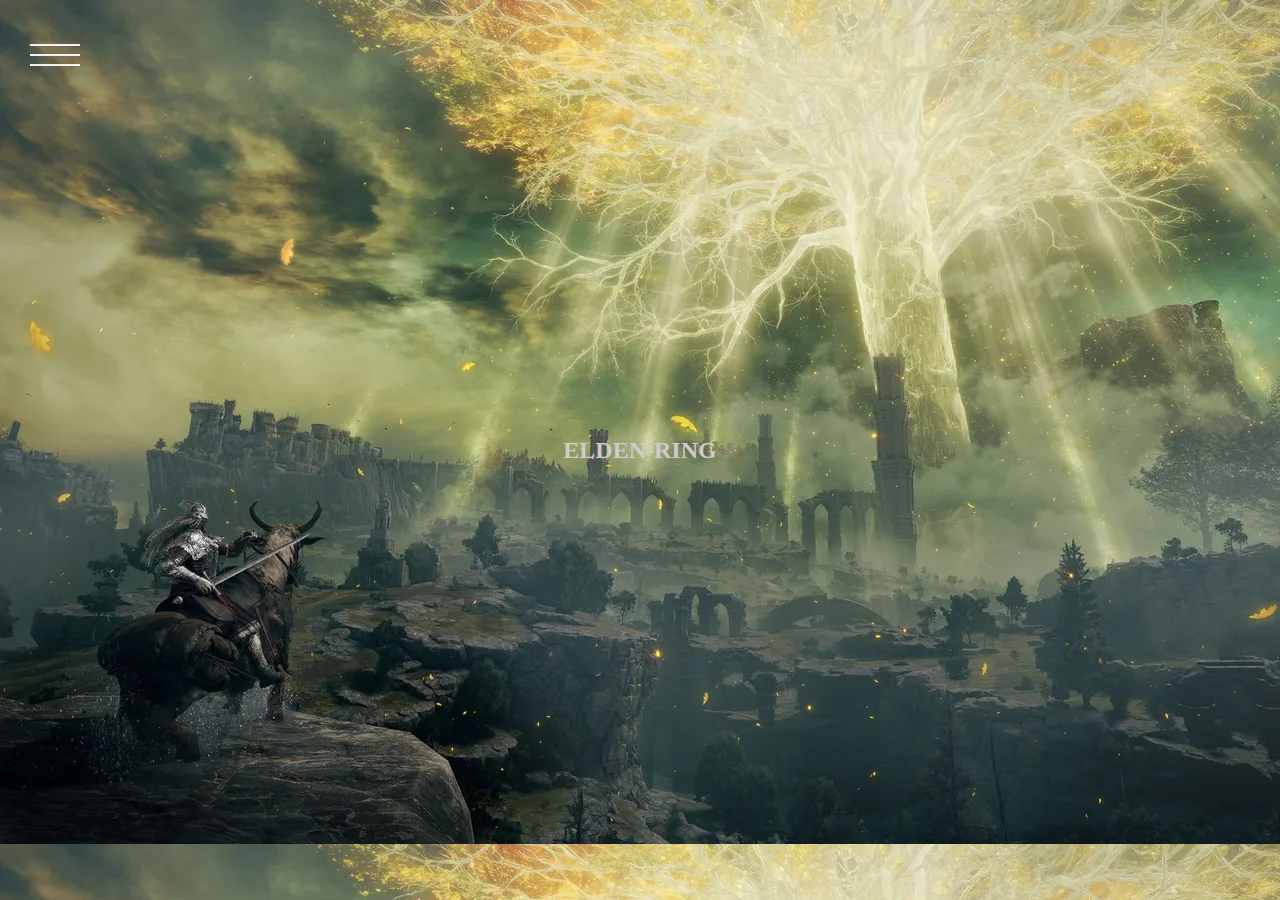
<file: index.html>
<!DOCTYPE html>
<html lang="fr">
<head>
    <meta charset="UTF-8">
    <meta http-equiv="X-UA-Compatible" content="IE=edge">
    <meta name="viewport" content="width=device-width, initial-scale=1.0">
    <link rel="stylesheet" href="style.css">
    <title>Elden-ring</title>
</head>
<body>
<header>
    <nav id="navbarre">
       
    </nav>
    <button type="button" aria-label="toggle curtain navigation" class="toggle-nav" id="btn">
 
    </button>
</header>
<main>
<h1 class="text">elden-ring</h1>
<!-- <audio id="sound" src="media/son/DOORCreak_Grincement de portail en metal 1 (ID 0303)_LS.wav"></audio> -->
</main>    

    <script src="javascript/main.js"></script>
    <footer>

    </footer>
</body>
</html>
</file>
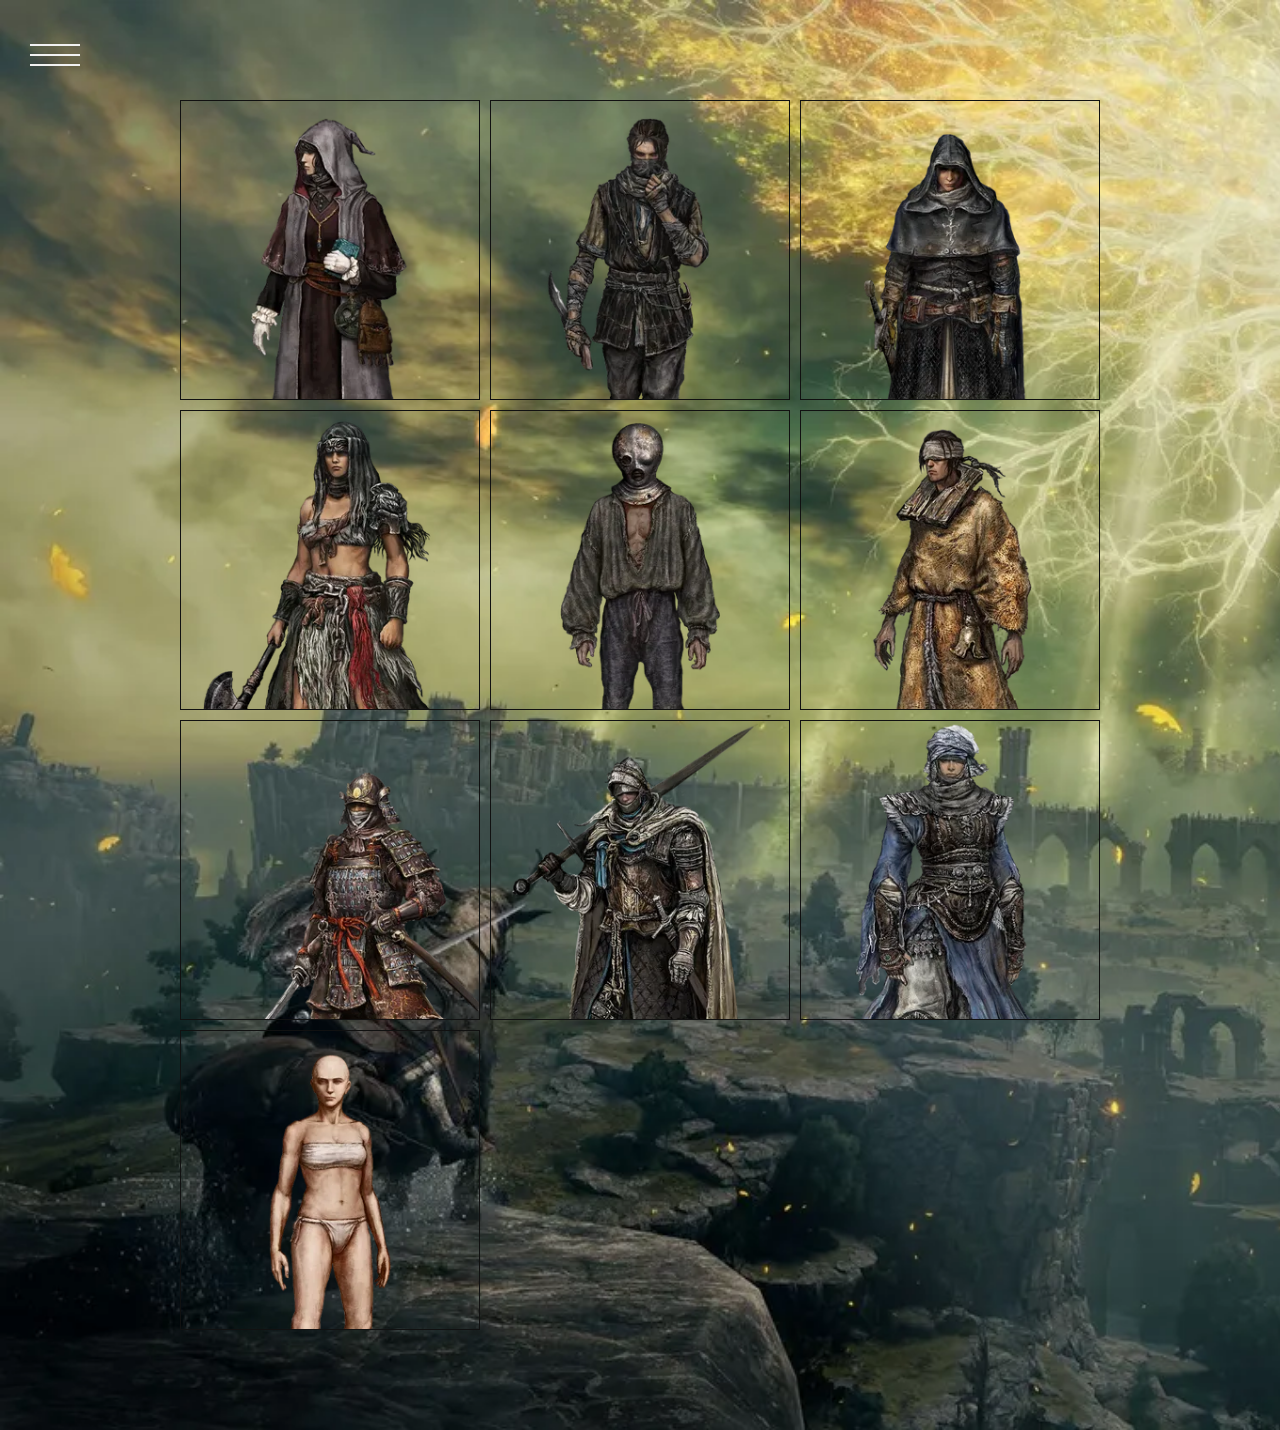
<file: gallery.html>
<!DOCTYPE html>
<html lang="fr">

<head>
    <meta charset="UTF-8">
    <meta http-equiv="X-UA-Compatible" content="IE=edge">
    <meta name="viewport" content="width=device-width, initial-scale=1.0">
    <link rel="stylesheet" href="style.css">
    <link rel="stylesheet" href="gallery.css">
    <title>Personnage</title>
</head>

<body>
    <header>
        <nav id="navbarre">

        </nav>
        <button type="button" aria-label="toggle curtain navigation" class="toggle-nav" id="btn">

        </button>
    </header>
    <main>
        <ul class="gallery" id="gallery">
        </ul>
    </main>
    <script src="javascript/gallery.js"></script>
    <script src="javascript/main.js"></script>
</body>

</html>
</file>
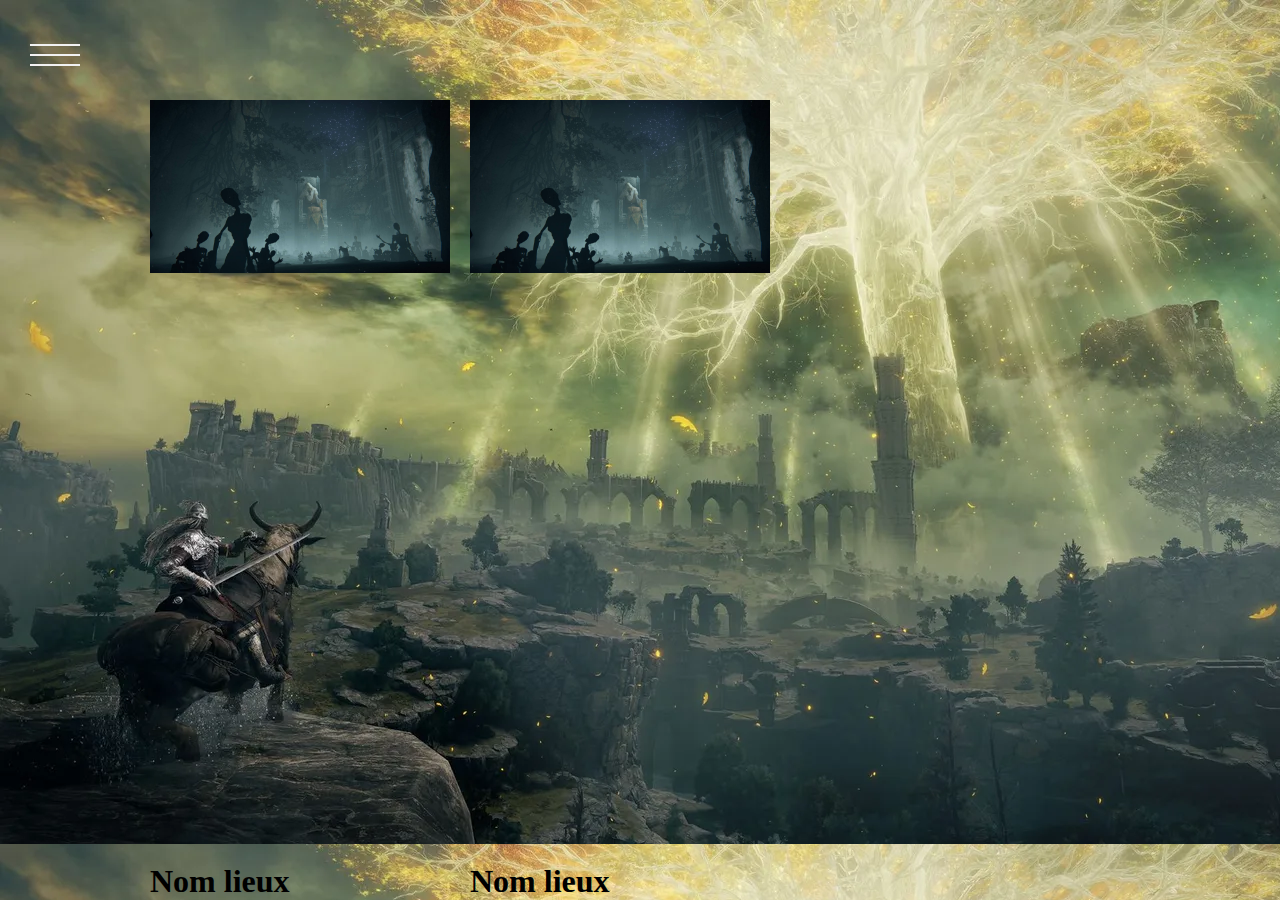
<file: localisation.html>
<!DOCTYPE html>
<html lang="en">
<head>
    <meta charset="UTF-8">
    <meta http-equiv="X-UA-Compatible" content="IE=edge">
    <meta name="viewport" content="width=device-width, initial-scale=1.0">
    <link rel="stylesheet" href="style.css">
    <link rel="stylesheet" href="localisation.css">
    <title>Document</title>
</head>
<body>
    <nav id="navbarre">
       
    </nav>
    <button type="button" aria-label="toggle curtain navigation" class="toggle-nav" id="btn">
 
    </button>


    <div class="contenaire">
    <div class="card">
        <img src="media/images/Ainsel-river.png" alt="">
        <h1>Nom lieux</h1>

    </div>
    <div class="card">
        <img src="media/images/Ainsel-river.png" alt="">
        <h1>Nom lieux</h1>

    </div>
</div>


    <script src="javascript/main.js"></script>
</body>
</html>
</file>
<file: style.css>
*{
    margin: 0;
    padding: 0;
    box-sizing: border-box;
}



 body{
    /* background-color: rgb(8, 8, 8); */
    background-image: url(media/images/ELDENRING_01_4K.webp);

} 
h1.text{
    color: #d1caca;
    height: 100vh;
    display: flex;
    justify-content: center;
    align-items: center;
    user-select: none;

}

.text{
    text-transform: uppercase;
    font-size: 200px;
    font-weight: 800;
    color: #efefef;
    text-shadow: 
        1px 1px #919191,
        1px 2px #919191,
        1px 3px #919191,
        1px 4px #919191,
        1px 5px #919191,
        1px 6px #919191,
        1px 7px #919191,
        1px 8px #919191,
        1px 9px #919191,
        1px 10px 1px #919191,
        1px 18px 6px #2d2d2d,
        1px 22px 10px #2d2d2d,
        1px 25px 35px #2d2d2d,
        1px 30px 60px #2d2d2d;
    
}
.toggle-nav{
    position: fixed;
    z-index: 10;
    top: 30px;
    left: 30px;
    height: 50px;
    width: 50px;
    border: none;
    outline: none;
    cursor: pointer;
    display: flex;
    justify-content: center;
    align-items: center;
    background: transparent;
}
.line{
    position: absolute;
    display: block;
    width: 100%;
    height: 2px;
    background: #f1f1f1;
    transition: transform 0.3s ease-out,
    opacity 0.1s  ease-out;
}
.l1{
    transform: translateY(-10px);
}
.l3{
    transform: translateY(10px);
}
.toggle-nav.active .l1{
    transform: translateY(0px)rotate(135deg);

}
.toggle-nav.active .l2{
  opacity: 0;

}
.toggle-nav.active .l3{
    transform: translateY(0px)rotate(-135deg);

}
nav{
    position: fixed;
    z-index: 9;
    width: 30vw;
    height: 100vh;
    display: flex;
    justify-content: center;
    align-items: center;
    flex-direction: column;
    background: #111;
    opacity: 0.8;
    border-right: 2px solid #cfcfcf;
    transform: translateX(-100%); 
    transition: transform 0.3s cubic-bezier(0.73 ,0.11,0.67,0.84);
}
nav.active{
    transform: translateY(0);
}
nav a{
    color: #f1f1f1;
    font-size: 20px;
    display: block;
    margin: 10px 0;
    text-decoration: none;
    
}
video,
canvas{
    position: top;
}
@media screen and (max-width:1290px){
    
    h1.text{
        
        font-size:1.5rem;
        text-shadow: none;

    }
}
</file>
<file: gallery.css>
*{
    margin: 0;
    padding: 0;
    box-sizing: border-box;
    
}
body{
    background-image: url(media/images/ELDENRING_01_4K.webp);
    background-repeat: no-repeat;
    background-size: cover;
    /* background: #111; */
}
.gallery{
    max-width: 1000px;
    margin: 0 auto;
    padding: 100px 10px;
    display: grid;
    grid-template-columns: repeat(auto-fill,300px);
    grid-auto-rows: 300px;
    grid-gap: 10px;
    justify-content: center;
    list-style-type: none;
}
.profil-card{
    position: relative;
    overflow: hidden;
    cursor: pointer;
    border: 1px solid #111;
    transition: transform 0.4s ease-out;
}
.profil-image{
    width: 100%;
    height: 150%;
    object-fit: cover;
}
img{
    width: 50px;
}

.profil-info{
    position: absolute;
    bottom: 0;
    width: 100%;
    padding: 10px;
    background-color:#111 ;
    border-top: 1px solid #999;
    text-align: center;
    transform: translateY(100%);
    transition: transform 0.3s ease-out;
}
.profil-name{
    font-size: 20px;
    font-weight: 600;
    color: wheat;
}
.profil-work{
    font-size: 16px;
    font-weight: 500;
    font-style: italic;
    color: #dab651;
}
.profil-card:hover .profil-info{

    transform: translate(0);
}
.profil-card:hover{
    transform: scale(0.95);
    box-shadow: 0 0 0 3px #f1f1f1;
}
@media (pointer: coarse){
    .profil-info{
        transform: translate(0);
    }
}
@media (max-width: 630px) {
    .gallery{
        grid-template-columns: minmax(auto,450px);
        grid-auto-rows: auto;
        grid-gap: 50px;
    

    }
}
</file>
<file: localisation.css>
*{
    margin: 0;
    padding: 0;
    box-sizing: border-box;
}


.contenaire{
    max-width: 1000px;
    margin: 0 auto;
    padding: 100px 10px;
    display: grid;
    grid-template-columns: repeat(auto-fill,300px);
    grid-auto-rows: (200px);
    grid-gap: 20px;
}
img{
    width: 100%;
    height: 100%;
    object-fit: cover
}
.card{
     overflow: hidden; 
}


h1{
    position: absolute;
    bottom: 0;
}

.card:hover h1{
    transform: translateY(0);

}
</file>
